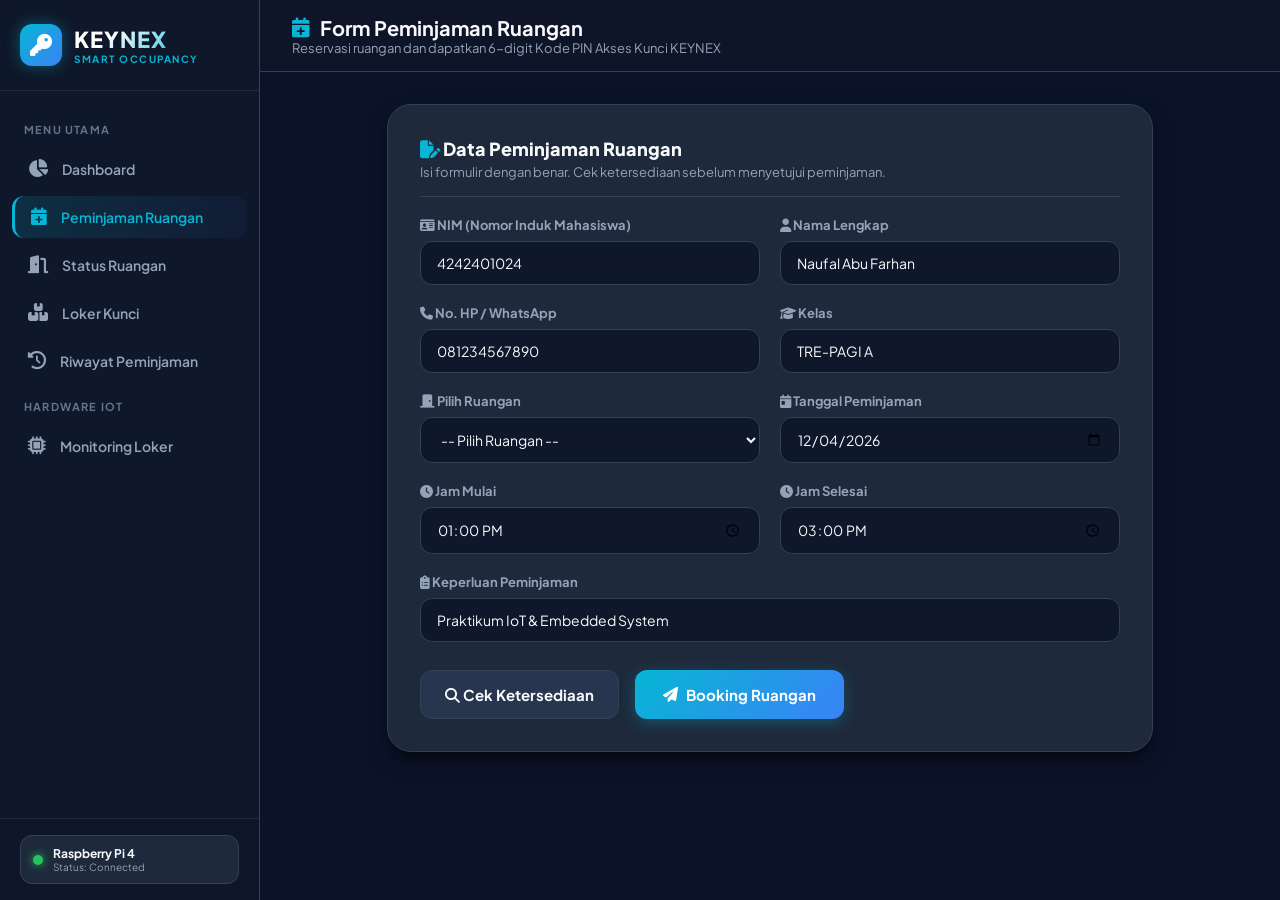
<file: booking.html>
<!DOCTYPE html>
<html lang="id">
<head>
  <meta charset="UTF-8">
  <meta name="viewport" content="width=device-width, initial-scale=1.0">
  <title>Peminjaman Ruangan - KEYNEX</title>
  <link rel="stylesheet" href="https://cdnjs.cloudflare.com/ajax/libs/font-awesome/6.4.0/css/all.min.css">
  <link rel="stylesheet" href="./assets/css/style.css">
</head>
<body>

  <!-- SIDEBAR -->
  <aside class="sidebar">
    <div class="brand-container">
      <div class="brand-icon">
        <i class="fa-solid fa-key"></i>
      </div>
      <div>
        <div class="brand-title">KEYNEX</div>
        <div class="brand-subtitle">Smart Occupancy</div>
      </div>
    </div>

    <nav class="sidebar-nav">
      <div class="nav-section-title">Menu Utama</div>
      <a href="./index.html" class="nav-item">
        <i class="fa-solid fa-chart-pie"></i>
        <span>Dashboard</span>
      </a>
      <a href="./booking.html" class="nav-item active">
        <i class="fa-solid fa-calendar-plus"></i>
        <span>Peminjaman Ruangan</span>
      </a>
      <a href="./rooms.html" class="nav-item">
        <i class="fa-solid fa-door-open"></i>
        <span>Status Ruangan</span>
      </a>
      <a href="./lockers.html" class="nav-item">
        <i class="fa-solid fa-boxes-stacked"></i>
        <span>Loker Kunci</span>
      </a>
      <a href="./history.html" class="nav-item">
        <i class="fa-solid fa-clock-rotate-left"></i>
        <span>Riwayat Peminjaman</span>
      </a>

      <div class="nav-section-title">Hardware IoT</div>
      <a href="./lockers.html" class="nav-item">
        <i class="fa-solid fa-microchip"></i>
        <span>Monitoring Loker</span>
      </a>
    </nav>

    <div class="sidebar-footer">
      <div class="device-badge">
        <div class="pulse-dot"></div>
        <div>
          <div style="font-size:12px; font-weight:700;">Raspberry Pi 4</div>
          <div style="font-size:10px; color:var(--text-muted)">Status: Connected</div>
        </div>
      </div>
    </div>
  </aside>

  <!-- MAIN WRAPPER -->
  <div class="main-wrapper">
    <header class="top-header">
      <div class="header-title-section">
        <h1><i class="fa-solid fa-calendar-plus" style="color:var(--accent-cyan)"></i> Form Peminjaman Ruangan</h1>
        <p>Reservasi ruangan dan dapatkan 6-digit Kode PIN Akses Kunci KEYNEX</p>
      </div>
    </header>

    <main class="content-container">
      <div class="form-card">
        <div style="border-bottom: 1px solid var(--border-color); padding-bottom: 16px; margin-bottom: 20px;">
          <h2 style="font-size: 18px; font-weight: 800; color: var(--text-main);"><i class="fa-solid fa-file-pen" style="color:var(--accent-cyan)"></i> Data Peminjaman Ruangan</h2>
          <p style="font-size: 13px; color: var(--text-muted); margin-top: 4px;">Isi formulir dengan benar. Cek ketersediaan sebelum menyetujui peminjaman.</p>
        </div>

        <form id="booking-form">
          <div class="form-grid">
            <div class="form-group">
              <label for="nim"><i class="fa-solid fa-id-card"></i> NIM (Nomor Induk Mahasiswa)</label>
              <input type="text" id="nim" class="form-input" placeholder="Contoh: 4242401024" value="4242401024" required>
            </div>

            <div class="form-group">
              <label for="nama"><i class="fa-solid fa-user"></i> Nama Lengkap</label>
              <input type="text" id="nama" class="form-input" placeholder="Contoh: Naufal Abu Farhan" value="Naufal Abu Farhan" required>
            </div>

            <div class="form-group">
              <label for="no_hp"><i class="fa-solid fa-phone"></i> No. HP / WhatsApp</label>
              <input type="tel" id="no_hp" class="form-input" placeholder="Contoh: 081234567890" value="081234567890" required>
            </div>

            <div class="form-group">
              <label for="kelas"><i class="fa-solid fa-graduation-cap"></i> Kelas</label>
              <input type="text" id="kelas" class="form-input" placeholder="Contoh: TRE-PAGI A" value="TRE-PAGI A" required>
            </div>

            <div class="form-group">
              <label for="ruangan"><i class="fa-solid fa-door-closed"></i> Pilih Ruangan</label>
              <select id="ruangan" class="form-select" required>
                <option value="">Loading Ruangan...</option>
              </select>
            </div>

            <div class="form-group">
              <label for="tanggal"><i class="fa-solid fa-calendar-day"></i> Tanggal Peminjaman</label>
              <input type="date" id="tanggal" class="form-input" required>
            </div>

            <div class="form-group">
              <label for="jam_mulai"><i class="fa-solid fa-clock"></i> Jam Mulai</label>
              <input type="time" id="jam_mulai" class="form-input" value="13:00" required>
            </div>

            <div class="form-group">
              <label for="jam_selesai"><i class="fa-solid fa-clock"></i> Jam Selesai</label>
              <input type="time" id="jam_selesai" class="form-input" value="15:00" required>
            </div>

            <div class="form-group full-width">
              <label for="keperluan"><i class="fa-solid fa-clipboard-list"></i> Keperluan Peminjaman</label>
              <input type="text" id="keperluan" class="form-input" placeholder="Contoh: Praktikum IoT & Embedded Systems" value="Praktikum IoT & Embedded System" required>
            </div>
          </div>

          <!-- AVAILABILITY RESULT MSG -->
          <div id="check-result-msg"></div>

          <div class="form-actions">
            <button type="button" id="check-avail-btn" class="btn-secondary">
              <i class="fa-solid fa-magnifying-glass"></i> Cek Ketersediaan
            </button>
            <button type="submit" id="submit-booking-btn" class="btn-primary">
              <i class="fa-solid fa-paper-plane"></i> Booking Ruangan
            </button>
          </div>
        </form>
      </div>
    </main>
  </div>

  <!-- BOOKING SUCCESS RECEIPT MODAL -->
  <div id="receipt-modal" class="modal-overlay">
    <div class="modal-content">
      <div class="receipt-card">
        <div class="receipt-header">
          <div class="receipt-title"><i class="fa-solid fa-circle-check"></i> BOOKING BERHASIL!</div>
          <div style="font-size:12px; color:var(--text-muted); margin-top:4px;">Simpan Bukti & Kode Access PIN Anda</div>
        </div>

        <div style="font-size:13px; display:flex; flex-direction:column; gap:8px;">
          <div class="detail-row"><span class="detail-label">Booking ID:</span><span id="rc-id" class="booking-code">BK-20261008-001</span></div>
          <div class="detail-row"><span class="detail-label">Nama:</span><span id="rc-nama" class="detail-val">Naufal Abu Farhan</span></div>
          <div class="detail-row"><span class="detail-label">NIM:</span><span id="rc-nim" class="detail-val">4242401024</span></div>
          <div class="detail-row"><span class="detail-label">Kelas:</span><span id="rc-kelas" class="detail-val">TRE-PAGI A</span></div>
          <div class="detail-row"><span class="detail-label">Ruangan:</span><span id="rc-ruangan" class="detail-val" style="color:var(--accent-cyan)">A-202</span></div>
          <div class="detail-row"><span class="detail-label">Jam:</span><span id="rc-jam" class="detail-val">13:00 - 15:00</span></div>
        </div>

        <div class="receipt-pin-highlight">
          <div class="receipt-pin-label"><i class="fa-solid fa-key"></i> KODE AKSES PIN TOUCHSCREEN</div>
          <div id="rc-pin" class="receipt-pin-val">482951</div>
          <div style="font-size:10px; color:var(--text-muted); margin-top:4px;">Masukkan 6-digit PIN ini di Touchscreen KEYNEX untuk membuka solenoid loker kunci.</div>
        </div>

        <button id="close-receipt-btn" class="btn-primary" style="width:100%; justify-content:center;">
          <i class="fa-solid fa-check"></i> Selesai & Tutup
        </button>
      </div>
    </div>
  </div>

  <script src="./assets/js/store.js"></script>
  <script src="./assets/js/booking.js"></script>
</body>
</html>
</file>
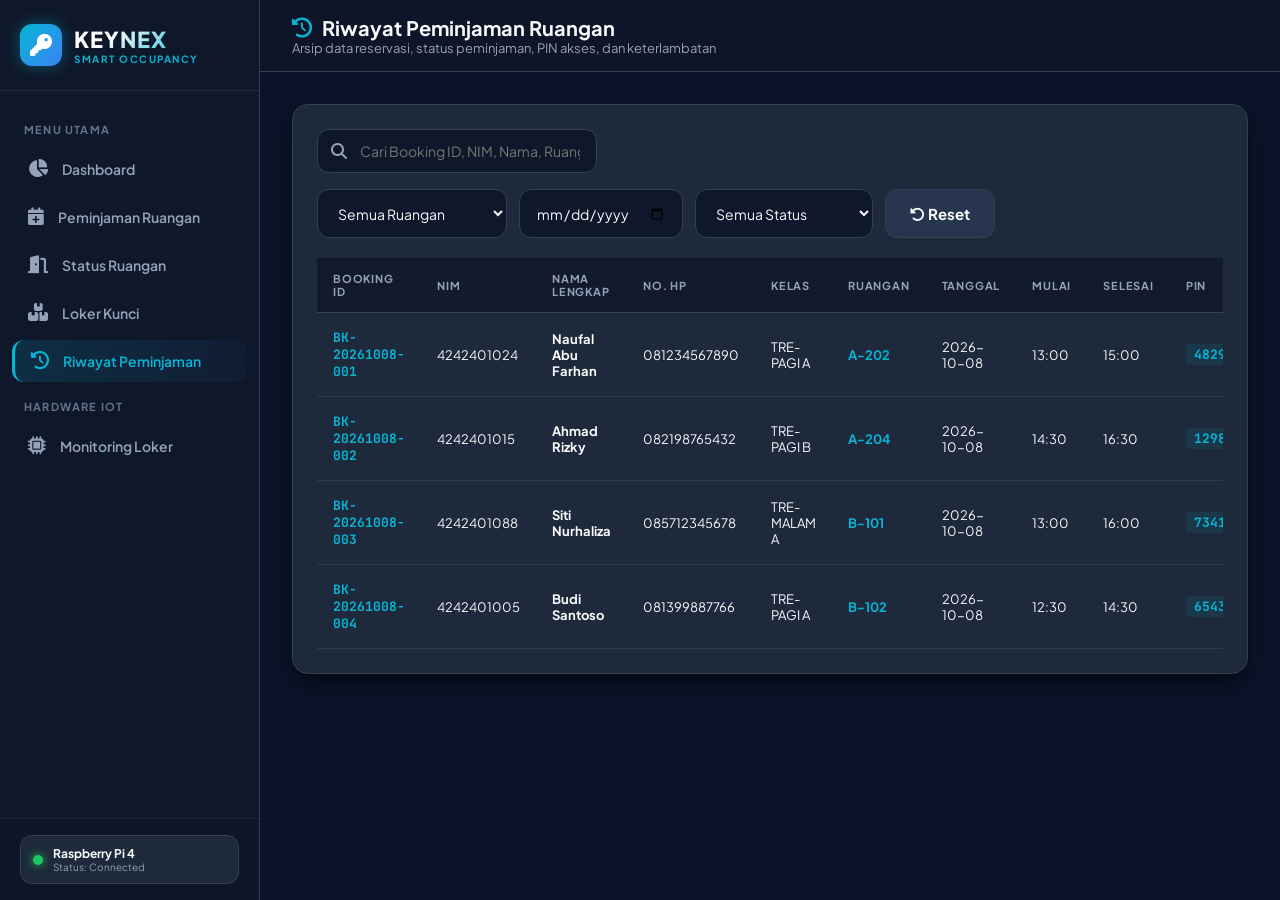
<file: history.html>
<!DOCTYPE html>
<html lang="id">
<head>
  <meta charset="UTF-8">
  <meta name="viewport" content="width=device-width, initial-scale=1.0">
  <title>Riwayat Peminjaman - KEYNEX</title>
  <link rel="stylesheet" href="https://cdnjs.cloudflare.com/ajax/libs/font-awesome/6.4.0/css/all.min.css">
  <link rel="stylesheet" href="./assets/css/style.css">
</head>
<body>

  <!-- SIDEBAR -->
  <aside class="sidebar">
    <div class="brand-container">
      <div class="brand-icon">
        <i class="fa-solid fa-key"></i>
      </div>
      <div>
        <div class="brand-title">KEYNEX</div>
        <div class="brand-subtitle">Smart Occupancy</div>
      </div>
    </div>

    <nav class="sidebar-nav">
      <div class="nav-section-title">Menu Utama</div>
      <a href="./index.html" class="nav-item">
        <i class="fa-solid fa-chart-pie"></i>
        <span>Dashboard</span>
      </a>
      <a href="./booking.html" class="nav-item">
        <i class="fa-solid fa-calendar-plus"></i>
        <span>Peminjaman Ruangan</span>
      </a>
      <a href="./rooms.html" class="nav-item">
        <i class="fa-solid fa-door-open"></i>
        <span>Status Ruangan</span>
      </a>
      <a href="./lockers.html" class="nav-item">
        <i class="fa-solid fa-boxes-stacked"></i>
        <span>Loker Kunci</span>
      </a>
      <a href="./history.html" class="nav-item active">
        <i class="fa-solid fa-clock-rotate-left"></i>
        <span>Riwayat Peminjaman</span>
      </a>

      <div class="nav-section-title">Hardware IoT</div>
      <a href="./lockers.html" class="nav-item">
        <i class="fa-solid fa-microchip"></i>
        <span>Monitoring Loker</span>
      </a>
    </nav>

    <div class="sidebar-footer">
      <div class="device-badge">
        <div class="pulse-dot"></div>
        <div>
          <div style="font-size:12px; font-weight:700;">Raspberry Pi 4</div>
          <div style="font-size:10px; color:var(--text-muted)">Status: Connected</div>
        </div>
      </div>
    </div>
  </aside>

  <!-- MAIN WRAPPER -->
  <div class="main-wrapper">
    <header class="top-header">
      <div class="header-title-section">
        <h1><i class="fa-solid fa-clock-rotate-left" style="color:var(--accent-cyan)"></i> Riwayat Peminjaman Ruangan</h1>
        <p>Arsip data reservasi, status peminjaman, PIN akses, dan keterlambatan</p>
      </div>
    </header>

    <main class="content-container">
      <div class="table-card">
        <!-- TOOLBAR -->
        <div class="table-toolbar">
          <div class="search-box">
            <i class="fa-solid fa-magnifying-glass"></i>
            <input type="text" id="history-search-input" class="form-input" placeholder="Cari Booking ID, NIM, Nama, Ruangan...">
          </div>

          <div class="filter-group" style="flex-wrap: wrap;">
            <select id="filter-room-select" class="form-select" style="min-width: 150px;">
              <option value="all">Semua Ruangan</option>
            </select>

            <input type="date" id="filter-date-input" class="form-input" style="width: auto;">

            <select id="filter-status-select" class="form-select" style="min-width: 160px;">
              <option value="all">Semua Status</option>
              <option value="menunggu">Menunggu</option>
              <option value="sedang digunakan">Sedang Digunakan</option>
              <option value="selesai">Selesai</option>
              <option value="terlambat">Terlambat</option>
              <option value="dibatalkan">Dibatalkan</option>
            </select>

            <button id="reset-filters-btn" class="btn-secondary" title="Reset Filter">
              <i class="fa-solid fa-rotate-left"></i> Reset
            </button>
          </div>
        </div>

        <!-- TABLE -->
        <div class="responsive-table">
          <table class="custom-table">
            <thead>
              <tr>
                <th>Booking ID</th>
                <th>NIM</th>
                <th>Nama Lengkap</th>
                <th>No. HP</th>
                <th>Kelas</th>
                <th>Ruangan</th>
                <th>Tanggal</th>
                <th>Mulai</th>
                <th>Selesai</th>
                <th>PIN</th>
                <th>Status</th>
              </tr>
            </thead>
            <tbody id="history-tbody">
              <!-- Loaded via JavaScript -->
            </tbody>
          </table>
        </div>
      </div>
    </main>
  </div>

  <script src="./assets/js/store.js"></script>
  <script src="./assets/js/history.js"></script>
</body>
</html>
</file>
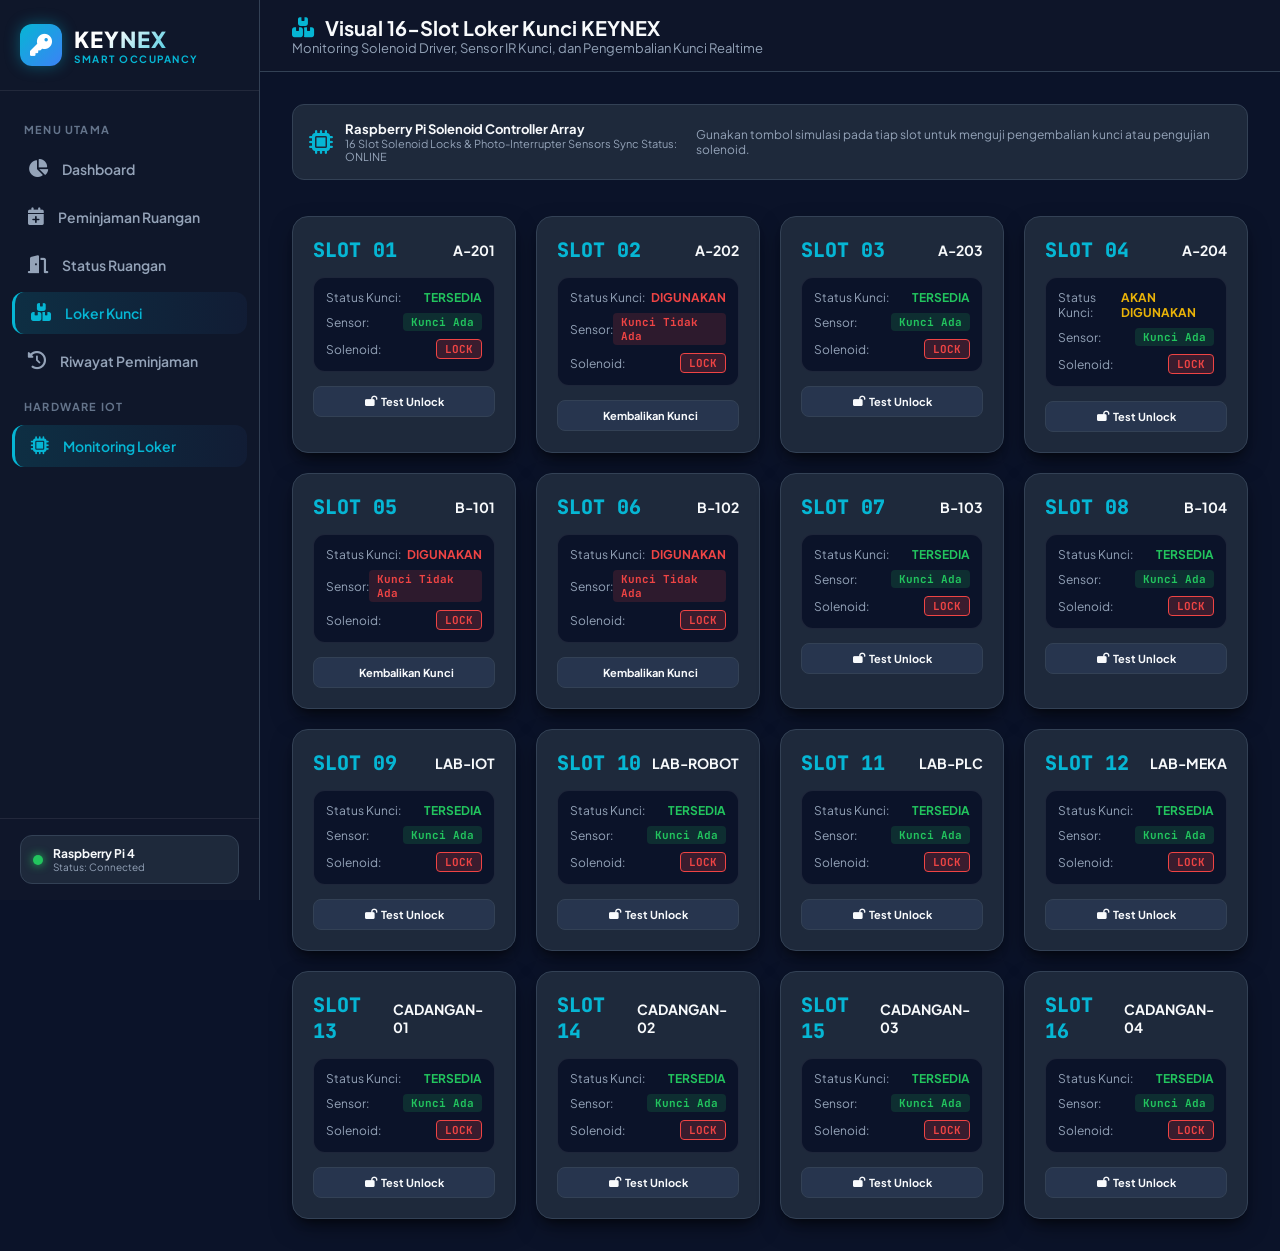
<file: lockers.html>
<!DOCTYPE html>
<html lang="id">
<head>
  <meta charset="UTF-8">
  <meta name="viewport" content="width=device-width, initial-scale=1.0">
  <title>Loker Kunci - KEYNEX</title>
  <link rel="stylesheet" href="https://cdnjs.cloudflare.com/ajax/libs/font-awesome/6.4.0/css/all.min.css">
  <link rel="stylesheet" href="./assets/css/style.css">
</head>
<body>

  <!-- SIDEBAR -->
  <aside class="sidebar">
    <div class="brand-container">
      <div class="brand-icon">
        <i class="fa-solid fa-key"></i>
      </div>
      <div>
        <div class="brand-title">KEYNEX</div>
        <div class="brand-subtitle">Smart Occupancy</div>
      </div>
    </div>

    <nav class="sidebar-nav">
      <div class="nav-section-title">Menu Utama</div>
      <a href="./index.html" class="nav-item">
        <i class="fa-solid fa-chart-pie"></i>
        <span>Dashboard</span>
      </a>
      <a href="./booking.html" class="nav-item">
        <i class="fa-solid fa-calendar-plus"></i>
        <span>Peminjaman Ruangan</span>
      </a>
      <a href="./rooms.html" class="nav-item">
        <i class="fa-solid fa-door-open"></i>
        <span>Status Ruangan</span>
      </a>
      <a href="./lockers.html" class="nav-item active">
        <i class="fa-solid fa-boxes-stacked"></i>
        <span>Loker Kunci</span>
      </a>
      <a href="./history.html" class="nav-item">
        <i class="fa-solid fa-clock-rotate-left"></i>
        <span>Riwayat Peminjaman</span>
      </a>

      <div class="nav-section-title">Hardware IoT</div>
      <a href="./lockers.html" class="nav-item active">
        <i class="fa-solid fa-microchip"></i>
        <span>Monitoring Loker</span>
      </a>
    </nav>

    <div class="sidebar-footer">
      <div class="device-badge">
        <div class="pulse-dot"></div>
        <div>
          <div style="font-size:12px; font-weight:700;">Raspberry Pi 4</div>
          <div style="font-size:10px; color:var(--text-muted)">Status: Connected</div>
        </div>
      </div>
    </div>
  </aside>

  <!-- MAIN WRAPPER -->
  <div class="main-wrapper">
    <header class="top-header">
      <div class="header-title-section">
        <h1><i class="fa-solid fa-boxes-stacked" style="color:var(--accent-cyan)"></i> Visual 16-Slot Loker Kunci KEYNEX</h1>
        <p>Monitoring Solenoid Driver, Sensor IR Kunci, dan Pengembalian Kunci Realtime</p>
      </div>
    </header>

    <main class="content-container">
      <div class="system-status-card" style="margin-bottom: 8px;">
        <div class="system-info-left">
          <i class="fa-solid fa-microchip" style="font-size:24px; color:var(--accent-cyan)"></i>
          <div>
            <div class="system-name">Raspberry Pi Solenoid Controller Array</div>
            <div class="system-sub">16 Slot Solenoid Locks & Photo-Interrupter Sensors Sync Status: ONLINE</div>
          </div>
        </div>
        <div style="font-size:12px; color:var(--text-muted);">
          Gunakan tombol simulasi pada tiap slot untuk menguji pengembalian kunci atau pengujian solenoid.
        </div>
      </div>

      <!-- 16 SLOTS VISUAL MATRIX -->
      <div id="locker-matrix-container" class="locker-matrix"></div>
    </main>
  </div>

  <script src="./assets/js/store.js"></script>
  <script src="./assets/js/lockers.js"></script>
</body>
</html>
</file>
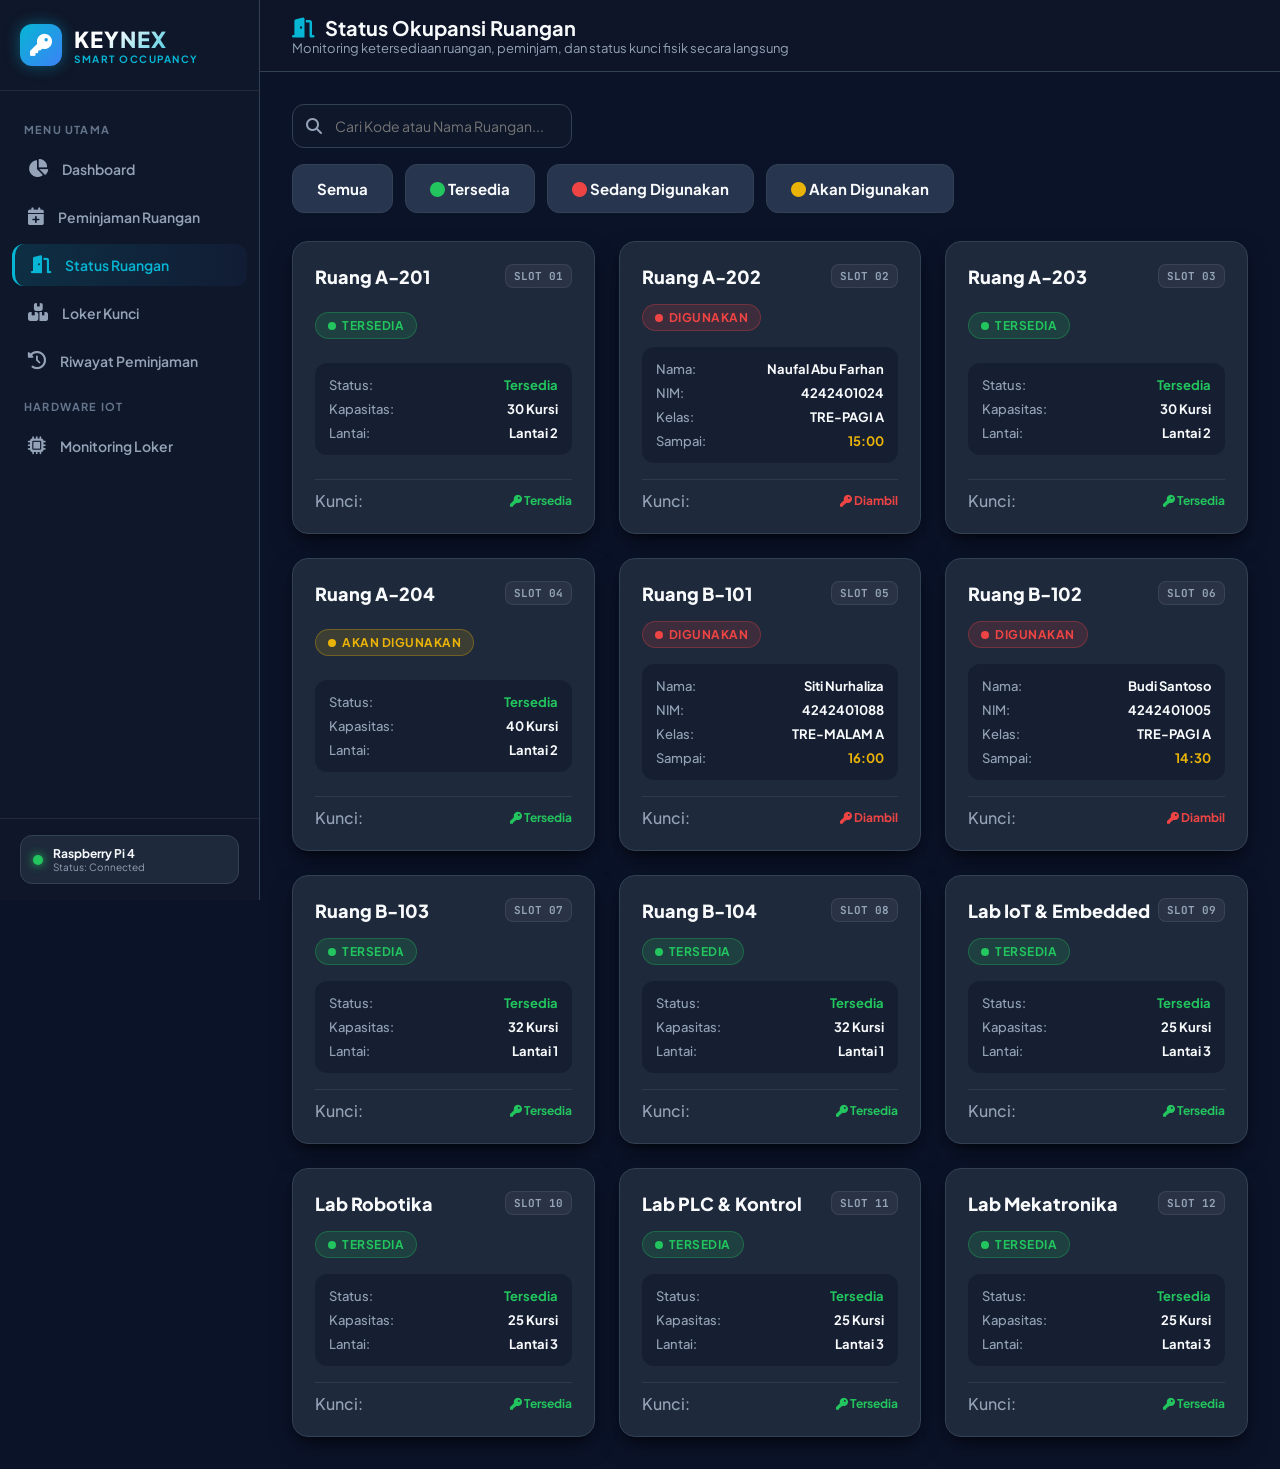
<file: rooms.html>
<!DOCTYPE html>
<html lang="id">
<head>
  <meta charset="UTF-8">
  <meta name="viewport" content="width=device-width, initial-scale=1.0">
  <title>Status Ruangan - KEYNEX</title>
  <link rel="stylesheet" href="https://cdnjs.cloudflare.com/ajax/libs/font-awesome/6.4.0/css/all.min.css">
  <link rel="stylesheet" href="./assets/css/style.css">
</head>
<body>

  <!-- SIDEBAR -->
  <aside class="sidebar">
    <div class="brand-container">
      <div class="brand-icon">
        <i class="fa-solid fa-key"></i>
      </div>
      <div>
        <div class="brand-title">KEYNEX</div>
        <div class="brand-subtitle">Smart Occupancy</div>
      </div>
    </div>

    <nav class="sidebar-nav">
      <div class="nav-section-title">Menu Utama</div>
      <a href="./index.html" class="nav-item">
        <i class="fa-solid fa-chart-pie"></i>
        <span>Dashboard</span>
      </a>
      <a href="./booking.html" class="nav-item">
        <i class="fa-solid fa-calendar-plus"></i>
        <span>Peminjaman Ruangan</span>
      </a>
      <a href="./rooms.html" class="nav-item active">
        <i class="fa-solid fa-door-open"></i>
        <span>Status Ruangan</span>
      </a>
      <a href="./lockers.html" class="nav-item">
        <i class="fa-solid fa-boxes-stacked"></i>
        <span>Loker Kunci</span>
      </a>
      <a href="./history.html" class="nav-item">
        <i class="fa-solid fa-clock-rotate-left"></i>
        <span>Riwayat Peminjaman</span>
      </a>

      <div class="nav-section-title">Hardware IoT</div>
      <a href="./lockers.html" class="nav-item">
        <i class="fa-solid fa-microchip"></i>
        <span>Monitoring Loker</span>
      </a>
    </nav>

    <div class="sidebar-footer">
      <div class="device-badge">
        <div class="pulse-dot"></div>
        <div>
          <div style="font-size:12px; font-weight:700;">Raspberry Pi 4</div>
          <div style="font-size:10px; color:var(--text-muted)">Status: Connected</div>
        </div>
      </div>
    </div>
  </aside>

  <!-- MAIN WRAPPER -->
  <div class="main-wrapper">
    <header class="top-header">
      <div class="header-title-section">
        <h1><i class="fa-solid fa-door-open" style="color:var(--accent-cyan)"></i> Status Okupansi Ruangan</h1>
        <p>Monitoring ketersediaan ruangan, peminjam, dan status kunci fisik secara langsung</p>
      </div>
    </header>

    <main class="content-container">
      <!-- TOOLBAR: SEARCH & FILTERS -->
      <div class="table-toolbar">
        <div class="search-box">
          <i class="fa-solid fa-magnifying-glass"></i>
          <input type="text" id="search-room-input" class="form-input" placeholder="Cari Kode atau Nama Ruangan...">
        </div>

        <div class="filter-group">
          <button class="btn-secondary filter-btn active" data-filter="all">Semua</button>
          <button class="btn-secondary filter-btn" data-filter="tersedia"><i class="fa-solid fa-circle" style="color:var(--accent-green)"></i> Tersedia</button>
          <button class="btn-secondary filter-btn" data-filter="digunakan"><i class="fa-solid fa-circle" style="color:var(--accent-red)"></i> Sedang Digunakan</button>
          <button class="btn-secondary filter-btn" data-filter="akan_digunakan"><i class="fa-solid fa-circle" style="color:var(--accent-yellow)"></i> Akan Digunakan</button>
        </div>
      </div>

      <!-- ROOM CARDS GRID -->
      <div id="rooms-page-grid" class="rooms-grid"></div>
    </main>
  </div>

  <script src="./assets/js/store.js"></script>
  <script src="./assets/js/rooms.js"></script>
</body>
</html>
</file>
<file: assets/css/style.css>
/* ==========================================================================
   KEYNEX - Smart Key Management & Room Occupancy System
   Commercial IoT Dashboard Stylesheet
   ========================================================================== */

@import url('https://fonts.googleapis.com/css2?family=Plus+Jakarta+Sans:wght@300;400;500;600;700;800&family=JetBrains+Mono:wght@400;600;700&display=swap');

:root {
  --bg-primary: #0B1329;
  --bg-secondary: #0F172A;
  --bg-card: #1E293B;
  --bg-card-hover: #27354E;
  --bg-input: #0F172A;
  
  --border-color: #334155;
  --border-light: rgba(255, 255, 255, 0.08);

  --text-main: #F8FAFC;
  --text-muted: #94A3B8;
  --text-dim: #64748B;

  --accent-green: #22C55E;
  --accent-green-glow: rgba(34, 197, 94, 0.25);
  
  --accent-yellow: #EAB308;
  --accent-yellow-glow: rgba(234, 179, 8, 0.25);

  --accent-red: #EF4444;
  --accent-red-glow: rgba(239, 68, 68, 0.25);

  --accent-cyan: #06B6D4;
  --accent-blue: #3B82F6;
  --accent-blue-glow: rgba(59, 130, 246, 0.3);

  --sidebar-width: 260px;
  --header-height: 72px;

  --radius-sm: 8px;
  --radius-md: 12px;
  --radius-lg: 16px;
  --radius-xl: 24px;

  --shadow-card: 0 10px 25px -5px rgba(0, 0, 0, 0.5), 0 8px 10px -6px rgba(0, 0, 0, 0.5);
  --shadow-glow: 0 0 20px rgba(6, 182, 212, 0.2);
  --transition-fast: all 0.2s ease;
  --transition-normal: all 0.3s cubic-bezier(0.4, 0, 0.2, 1);
}

* {
  box-sizing: border-box;
  margin: 0;
  padding: 0;
  font-family: 'Plus Jakarta Sans', -apple-system, BlinkMacSystemFont, sans-serif;
}

body {
  background-color: var(--bg-primary);
  color: var(--text-main);
  display: flex;
  min-height: 100vh;
  overflow-x: hidden;
}

/* ==========================================================================
   SIDEBAR
   ========================================================================== */
.sidebar {
  width: var(--sidebar-width);
  background: var(--bg-secondary);
  border-right: 1px solid var(--border-color);
  display: flex;
  flex-direction: column;
  position: fixed;
  top: 0;
  bottom: 0;
  left: 0;
  z-index: 100;
  transition: var(--transition-normal);
}

.brand-container {
  padding: 24px 20px;
  display: flex;
  align-items: center;
  gap: 12px;
  border-bottom: 1px solid var(--border-light);
}

.brand-icon {
  width: 42px;
  height: 42px;
  background: linear-gradient(135deg, var(--accent-cyan), var(--accent-blue));
  border-radius: var(--radius-md);
  display: flex;
  align-items: center;
  justify-content: center;
  color: #fff;
  font-size: 22px;
  box-shadow: 0 0 15px rgba(6, 182, 212, 0.4);
}

.brand-title {
  font-size: 22px;
  font-weight: 800;
  letter-spacing: 1px;
  background: linear-gradient(135deg, #FFFFFF 30%, var(--accent-cyan));
  -webkit-background-clip: text;
  -webkit-text-fill-color: transparent;
}

.brand-subtitle {
  font-size: 10px;
  color: var(--accent-cyan);
  font-weight: 700;
  letter-spacing: 1.5px;
  text-transform: uppercase;
}

.sidebar-nav {
  padding: 20px 12px;
  flex: 1;
  display: flex;
  flex-direction: column;
  gap: 6px;
  overflow-y: auto;
}

.nav-section-title {
  font-size: 11px;
  font-weight: 700;
  text-transform: uppercase;
  color: var(--text-dim);
  letter-spacing: 1.2px;
  padding: 12px 12px 6px 12px;
}

.nav-item {
  display: flex;
  align-items: center;
  gap: 14px;
  padding: 12px 16px;
  color: var(--text-muted);
  text-decoration: none;
  font-weight: 600;
  font-size: 14px;
  border-radius: var(--radius-md);
  transition: var(--transition-fast);
  position: relative;
}

.nav-item i {
  font-size: 18px;
  transition: var(--transition-fast);
}

.nav-item:hover {
  background: var(--bg-card);
  color: var(--text-main);
}

.nav-item.active {
  background: linear-gradient(90deg, rgba(6, 182, 212, 0.15), rgba(59, 130, 246, 0.05));
  color: var(--accent-cyan);
  border-left: 3px solid var(--accent-cyan);
}

.nav-item.active i {
  color: var(--accent-cyan);
}

.sidebar-footer {
  padding: 16px 20px;
  border-top: 1px solid var(--border-light);
  background: rgba(15, 23, 42, 0.6);
}

.device-badge {
  display: flex;
  align-items: center;
  gap: 10px;
  padding: 10px 12px;
  background: var(--bg-card);
  border: 1px solid var(--border-color);
  border-radius: var(--radius-md);
}

.pulse-dot {
  width: 10px;
  height: 10px;
  border-radius: 50%;
  background: var(--accent-green);
  box-shadow: 0 0 10px var(--accent-green);
  animation: pulse-green 2s infinite;
}

@keyframes pulse-green {
  0% { transform: scale(0.95); box-shadow: 0 0 0 0 rgba(34, 197, 94, 0.7); }
  70% { transform: scale(1); box-shadow: 0 0 0 8px rgba(34, 197, 94, 0); }
  100% { transform: scale(0.95); box-shadow: 0 0 0 0 rgba(34, 197, 94, 0); }
}

/* ==========================================================================
   MAIN CONTENT AREA
   ========================================================================== */
.main-wrapper {
  margin-left: var(--sidebar-width);
  flex: 1;
  display: flex;
  flex-direction: column;
  min-width: 0;
}

.top-header {
  height: var(--header-height);
  background: rgba(15, 23, 42, 0.8);
  backdrop-filter: blur(12px);
  -webkit-backdrop-filter: blur(12px);
  border-bottom: 1px solid var(--border-color);
  display: flex;
  align-items: center;
  justify-content: space-between;
  padding: 0 32px;
  position: sticky;
  top: 0;
  z-index: 90;
}

.header-title-section h1 {
  font-size: 20px;
  font-weight: 700;
  color: var(--text-main);
  display: flex;
  align-items: center;
  gap: 10px;
}

.header-title-section p {
  font-size: 13px;
  color: var(--text-muted);
}

.header-right-tools {
  display: flex;
  align-items: center;
  gap: 20px;
}

.clock-widget {
  background: var(--bg-card);
  border: 1px solid var(--border-color);
  padding: 8px 16px;
  border-radius: var(--radius-md);
  display: flex;
  align-items: center;
  gap: 12px;
  font-family: 'JetBrains Mono', monospace;
}

.clock-time {
  font-size: 16px;
  font-weight: 700;
  color: var(--accent-cyan);
}

.clock-date {
  font-size: 12px;
  color: var(--text-muted);
  border-left: 1px solid var(--border-color);
  padding-left: 12px;
}

.kiosk-btn {
  background: linear-gradient(135deg, var(--accent-cyan), var(--accent-blue));
  color: #fff;
  border: none;
  padding: 10px 18px;
  border-radius: var(--radius-md);
  font-weight: 700;
  font-size: 13px;
  cursor: pointer;
  display: flex;
  align-items: center;
  gap: 8px;
  box-shadow: 0 4px 15px rgba(6, 182, 212, 0.3);
  transition: var(--transition-normal);
}

.kiosk-btn:hover {
  transform: translateY(-2px);
  box-shadow: 0 6px 20px rgba(6, 182, 212, 0.5);
}

.content-container {
  padding: 32px;
  display: flex;
  flex-direction: column;
  gap: 28px;
}

/* ==========================================================================
   CARDS & STATS GRID
   ========================================================================== */
.stats-grid {
  display: grid;
  grid-template-columns: repeat(auto-fit, minmax(220px, 1fr));
  gap: 20px;
}

.stat-card {
  background: var(--bg-card);
  border: 1px solid var(--border-color);
  border-radius: var(--radius-lg);
  padding: 20px;
  display: flex;
  align-items: center;
  gap: 18px;
  box-shadow: var(--shadow-card);
  position: relative;
  overflow: hidden;
  transition: var(--transition-normal);
}

.stat-card:hover {
  transform: translateY(-3px);
  border-color: rgba(255, 255, 255, 0.15);
  background: var(--bg-card-hover);
}

.stat-icon {
  width: 52px;
  height: 52px;
  border-radius: var(--radius-md);
  display: flex;
  align-items: center;
  justify-content: center;
  font-size: 24px;
}

.stat-icon.total { background: rgba(59, 130, 246, 0.15); color: var(--accent-blue); }
.stat-icon.available { background: rgba(34, 197, 94, 0.15); color: var(--accent-green); }
.stat-icon.occupied { background: rgba(239, 68, 68, 0.15); color: var(--accent-red); }
.stat-icon.upcoming { background: rgba(234, 179, 8, 0.15); color: var(--accent-yellow); }
.stat-icon.late { background: rgba(239, 68, 68, 0.25); color: #FF6B6B; }

.stat-info {
  display: flex;
  flex-direction: column;
}

.stat-label {
  font-size: 12px;
  font-weight: 700;
  text-transform: uppercase;
  letter-spacing: 0.8px;
  color: var(--text-muted);
}

.stat-number {
  font-size: 28px;
  font-weight: 800;
  color: var(--text-main);
  margin-top: 2px;
  font-family: 'JetBrains Mono', monospace;
}

/* ==========================================================================
   STATUS BADGES & INDICATORS
   ========================================================================== */
.status-badge {
  display: inline-flex;
  align-items: center;
  gap: 6px;
  padding: 5px 12px;
  border-radius: 20px;
  font-size: 12px;
  font-weight: 700;
  text-transform: uppercase;
  letter-spacing: 0.5px;
}

.status-badge.tersedia {
  background: rgba(34, 197, 94, 0.15);
  color: var(--accent-green);
  border: 1px solid rgba(34, 197, 94, 0.3);
}

.status-badge.digunakan, .status-badge.sedang_digunakan {
  background: rgba(239, 68, 68, 0.15);
  color: var(--accent-red);
  border: 1px solid rgba(239, 68, 68, 0.3);
}

.status-badge.akan_digunakan, .status-badge.menunggu {
  background: rgba(234, 179, 8, 0.15);
  color: var(--accent-yellow);
  border: 1px solid rgba(234, 179, 8, 0.3);
}

.status-badge.terlambat {
  background: rgba(239, 68, 68, 0.25);
  color: #FF4D4D;
  border: 1px solid #FF4D4D;
  animation: pulse-red 1.5s infinite;
}

.status-badge.selesai {
  background: rgba(59, 130, 246, 0.15);
  color: var(--accent-blue);
  border: 1px solid rgba(59, 130, 246, 0.3);
}

.status-badge.offline {
  background: rgba(100, 116, 139, 0.15);
  color: var(--text-dim);
  border: 1px solid var(--border-color);
}

@keyframes pulse-red {
  0% { box-shadow: 0 0 0 0 rgba(239, 68, 68, 0.5); }
  70% { box-shadow: 0 0 0 6px rgba(239, 68, 68, 0); }
  100% { box-shadow: 0 0 0 0 rgba(239, 68, 68, 0); }
}

.status-dot {
  width: 8px;
  height: 8px;
  border-radius: 50%;
  display: inline-block;
}

.status-dot.tersedia { background: var(--accent-green); }
.status-dot.digunakan { background: var(--accent-red); }
.status-dot.akan_digunakan { background: var(--accent-yellow); }
.status-dot.offline { background: var(--text-dim); }

/* ==========================================================================
   SYSTEM STATUS BANNER (DASHBOARD)
   ========================================================================== */
.system-status-grid {
  display: grid;
  grid-template-columns: repeat(auto-fit, minmax(240px, 1fr));
  gap: 16px;
}

.system-status-card {
  background: var(--bg-card);
  border: 1px solid var(--border-color);
  border-radius: var(--radius-md);
  padding: 16px;
  display: flex;
  align-items: center;
  justify-content: space-between;
}

.system-info-left {
  display: flex;
  align-items: center;
  gap: 12px;
}

.system-info-left i {
  font-size: 20px;
  color: var(--accent-cyan);
}

.system-name {
  font-size: 13px;
  font-weight: 700;
  color: var(--text-main);
}

.system-sub {
  font-size: 11px;
  color: var(--text-muted);
}

/* ==========================================================================
   ROOM CARDS (ROOMS PAGE & DASHBOARD)
   ========================================================================== */
.rooms-grid {
  display: grid;
  grid-template-columns: repeat(auto-fill, minmax(300px, 1fr));
  gap: 24px;
}

.room-card {
  background: var(--bg-card);
  border: 1px solid var(--border-color);
  border-radius: var(--radius-lg);
  padding: 22px;
  display: flex;
  flex-direction: column;
  justify-content: space-between;
  gap: 16px;
  box-shadow: var(--shadow-card);
  position: relative;
  transition: var(--transition-normal);
}

.room-card:hover {
  transform: translateY(-4px);
  border-color: rgba(6, 182, 212, 0.4);
}

.room-header {
  display: flex;
  align-items: center;
  justify-content: space-between;
}

.room-title {
  font-size: 18px;
  font-weight: 800;
  color: var(--text-main);
}

.room-slot-tag {
  font-size: 11px;
  font-weight: 700;
  background: rgba(255, 255, 255, 0.05);
  color: var(--text-muted);
  padding: 4px 8px;
  border-radius: var(--radius-sm);
  border: 1px solid var(--border-light);
  font-family: 'JetBrains Mono', monospace;
}

.room-details {
  background: rgba(15, 23, 42, 0.5);
  border-radius: var(--radius-md);
  padding: 14px;
  display: flex;
  flex-direction: column;
  gap: 8px;
  font-size: 13px;
}

.detail-row {
  display: flex;
  justify-content: space-between;
  align-items: center;
}

.detail-label {
  color: var(--text-muted);
  font-weight: 500;
}

.detail-val {
  color: var(--text-main);
  font-weight: 700;
}

.room-footer {
  display: flex;
  align-items: center;
  justify-content: space-between;
  padding-top: 10px;
  border-top: 1px solid var(--border-light);
}

.key-indicator {
  display: flex;
  align-items: center;
  gap: 6px;
  font-size: 12px;
  font-weight: 700;
}

/* ==========================================================================
   LOCKER GRID (16 SLOTS VISUAL)
   ========================================================================== */
.locker-matrix {
  display: grid;
  grid-template-columns: repeat(4, 1fr);
  gap: 20px;
}

@media (max-width: 1024px) {
  .locker-matrix {
    grid-template-columns: repeat(2, 1fr);
  }
}

@media (max-width: 600px) {
  .locker-matrix {
    grid-template-columns: 1fr;
  }
}

.locker-cell {
  background: var(--bg-card);
  border: 1px solid var(--border-color);
  border-radius: var(--radius-lg);
  padding: 20px;
  display: flex;
  flex-direction: column;
  gap: 14px;
  position: relative;
  box-shadow: var(--shadow-card);
  transition: var(--transition-normal);
}

.locker-cell.active-unlocked {
  border-color: var(--accent-cyan);
  box-shadow: 0 0 20px rgba(6, 182, 212, 0.3);
}

.locker-head {
  display: flex;
  align-items: center;
  justify-content: space-between;
}

.locker-slot-num {
  font-size: 20px;
  font-weight: 800;
  font-family: 'JetBrains Mono', monospace;
  color: var(--accent-cyan);
}

.locker-room-name {
  font-size: 14px;
  font-weight: 700;
  color: var(--text-main);
}

.locker-status-block {
  display: flex;
  flex-direction: column;
  gap: 8px;
  font-size: 12px;
  background: var(--bg-primary);
  padding: 12px;
  border-radius: var(--radius-md);
  border: 1px solid var(--border-light);
}

.hw-status-row {
  display: flex;
  justify-content: space-between;
  align-items: center;
}

.hw-tag {
  font-weight: 700;
  padding: 2px 8px;
  border-radius: 4px;
  font-size: 11px;
  font-family: 'JetBrains Mono', monospace;
}

.hw-tag.lock { background: rgba(239, 68, 68, 0.2); color: var(--accent-red); border: 1px solid var(--accent-red); }
.hw-tag.unlock { background: rgba(34, 197, 94, 0.2); color: var(--accent-green); border: 1px solid var(--accent-green); }
.hw-tag.sensor-on { background: rgba(34, 197, 94, 0.15); color: var(--accent-green); }
.hw-tag.sensor-off { background: rgba(239, 68, 68, 0.15); color: var(--accent-red); }

.locker-actions {
  display: flex;
  gap: 8px;
}

.btn-sm-action {
  flex: 1;
  padding: 8px 10px;
  font-size: 11px;
  font-weight: 700;
  border-radius: var(--radius-sm);
  border: 1px solid var(--border-color);
  background: var(--bg-card-hover);
  color: var(--text-main);
  cursor: pointer;
  transition: var(--transition-fast);
  display: flex;
  align-items: center;
  justify-content: center;
  gap: 4px;
}

.btn-sm-action:hover {
  background: var(--accent-blue);
  border-color: var(--accent-blue);
}

/* ==========================================================================
   FORM & BOOKING PAGE
   ========================================================================== */
.form-card {
  background: var(--bg-card);
  border: 1px solid var(--border-color);
  border-radius: var(--radius-xl);
  padding: 32px;
  box-shadow: var(--shadow-card);
  max-width: 800px;
  margin: 0 auto;
}

.form-grid {
  display: grid;
  grid-template-columns: repeat(2, 1fr);
  gap: 20px;
  margin-top: 20px;
}

@media (max-width: 768px) {
  .form-grid { grid-template-columns: 1fr; }
}

.form-group {
  display: flex;
  flex-direction: column;
  gap: 8px;
}

.form-group.full-width {
  grid-column: 1 / -1;
}

.form-group label {
  font-size: 13px;
  font-weight: 700;
  color: var(--text-muted);
}

.form-input, .form-select {
  background: var(--bg-input);
  border: 1px solid var(--border-color);
  color: var(--text-main);
  padding: 12px 16px;
  border-radius: var(--radius-md);
  font-size: 14px;
  outline: none;
  transition: var(--transition-fast);
}

.form-input:focus, .form-select:focus {
  border-color: var(--accent-cyan);
  box-shadow: 0 0 10px rgba(6, 182, 212, 0.2);
}

.form-actions {
  display: flex;
  gap: 16px;
  margin-top: 28px;
}

.btn-primary {
  background: linear-gradient(135deg, var(--accent-cyan), var(--accent-blue));
  color: #fff;
  border: none;
  padding: 14px 28px;
  border-radius: var(--radius-md);
  font-weight: 700;
  font-size: 15px;
  cursor: pointer;
  transition: var(--transition-normal);
  display: flex;
  align-items: center;
  gap: 8px;
  box-shadow: 0 4px 15px rgba(6, 182, 212, 0.3);
}

.btn-primary:hover {
  transform: translateY(-2px);
  box-shadow: 0 6px 20px rgba(6, 182, 212, 0.5);
}

.btn-secondary {
  background: var(--bg-card-hover);
  color: var(--text-main);
  border: 1px solid var(--border-color);
  padding: 14px 24px;
  border-radius: var(--radius-md);
  font-weight: 700;
  font-size: 15px;
  cursor: pointer;
  transition: var(--transition-fast);
}

.btn-secondary:hover {
  background: var(--border-color);
}

/* ==========================================================================
   TABLES & HISTORY PAGE
   ========================================================================== */
.table-card {
  background: var(--bg-card);
  border: 1px solid var(--border-color);
  border-radius: var(--radius-lg);
  padding: 24px;
  box-shadow: var(--shadow-card);
  display: flex;
  flex-direction: column;
  gap: 20px;
}

.table-toolbar {
  display: flex;
  flex-wrap: wrap;
  align-items: center;
  justify-content: space-between;
  gap: 16px;
}

.search-box {
  position: relative;
  min-width: 280px;
}

.search-box i {
  position: absolute;
  left: 14px;
  top: 50%;
  transform: translateY(-50%);
  color: var(--text-muted);
}

.search-box input {
  width: 100%;
  padding-left: 42px;
}

.filter-group {
  display: flex;
  gap: 12px;
}

.responsive-table {
  width: 100%;
  overflow-x: auto;
}

.custom-table {
  width: 100%;
  border-collapse: collapse;
  text-align: left;
  font-size: 13px;
}

.custom-table th {
  background: rgba(15, 23, 42, 0.8);
  color: var(--text-muted);
  font-weight: 700;
  text-transform: uppercase;
  font-size: 11px;
  letter-spacing: 0.8px;
  padding: 14px 16px;
  border-bottom: 1px solid var(--border-color);
}

.custom-table td {
  padding: 16px;
  border-bottom: 1px solid var(--border-light);
  color: var(--text-main);
}

.custom-table tr:hover td {
  background: rgba(255, 255, 255, 0.02);
}

.booking-code {
  font-family: 'JetBrains Mono', monospace;
  font-weight: 700;
  color: var(--accent-cyan);
}

.pin-code {
  font-family: 'JetBrains Mono', monospace;
  font-weight: 700;
  background: rgba(6, 182, 212, 0.1);
  color: var(--accent-cyan);
  padding: 2px 8px;
  border-radius: 4px;
}

/* ==========================================================================
   MODAL & HARDWARE TOUCHSCREEN KIOSK SIMULATOR
   ========================================================================== */
.modal-overlay {
  position: fixed;
  inset: 0;
  background: rgba(11, 19, 41, 0.85);
  backdrop-filter: blur(8px);
  z-index: 200;
  display: flex;
  align-items: center;
  justify-content: center;
  opacity: 0;
  pointer-events: none;
  transition: var(--transition-normal);
}

.modal-overlay.active {
  opacity: 1;
  pointer-events: auto;
}

.modal-content {
  background: var(--bg-card);
  border: 1px solid var(--border-color);
  border-radius: var(--radius-xl);
  width: 90%;
  max-width: 520px;
  padding: 28px;
  box-shadow: 0 25px 50px -12px rgba(0, 0, 0, 0.7);
  position: relative;
  transform: translateY(20px);
  transition: var(--transition-normal);
}

.modal-overlay.active .modal-content {
  transform: translateY(0);
}

.modal-header {
  display: flex;
  align-items: center;
  justify-content: space-between;
  margin-bottom: 20px;
}

.modal-title {
  font-size: 18px;
  font-weight: 800;
  display: flex;
  align-items: center;
  gap: 10px;
  color: var(--text-main);
}

.close-modal {
  background: none;
  border: none;
  color: var(--text-muted);
  font-size: 20px;
  cursor: pointer;
  transition: var(--transition-fast);
}

.close-modal:hover { color: var(--accent-red); }

/* KIOSK TOUCHSCREEN KEYPAD */
.kiosk-screen {
  background: #000;
  border: 2px solid var(--border-color);
  border-radius: var(--radius-md);
  padding: 20px;
  text-align: center;
  margin-bottom: 20px;
  box-shadow: inset 0 0 15px rgba(0,0,0,0.8);
}

.kiosk-status-text {
  font-size: 12px;
  color: var(--text-muted);
  text-transform: uppercase;
  letter-spacing: 1px;
}

.kiosk-pin-display {
  font-family: 'JetBrains Mono', monospace;
  font-size: 36px;
  font-weight: 800;
  letter-spacing: 12px;
  color: var(--accent-cyan);
  margin: 12px 0;
  min-height: 48px;
}

.kiosk-keypad {
  display: grid;
  grid-template-columns: repeat(3, 1fr);
  gap: 12px;
}

.key-btn {
  background: var(--bg-card-hover);
  border: 1px solid var(--border-color);
  color: var(--text-main);
  padding: 16px;
  border-radius: var(--radius-md);
  font-size: 20px;
  font-weight: 700;
  font-family: 'JetBrains Mono', monospace;
  cursor: pointer;
  transition: var(--transition-fast);
}

.key-btn:hover {
  background: var(--accent-blue);
  color: #fff;
}

.key-btn.clear { background: rgba(239, 68, 68, 0.2); color: var(--accent-red); }
.key-btn.clear:hover { background: var(--accent-red); color: #fff; }

.key-btn.submit { background: rgba(34, 197, 94, 0.2); color: var(--accent-green); }
.key-btn.submit:hover { background: var(--accent-green); color: #fff; }

/* BOOKING RECEIPT PROOF CARD */
.receipt-card {
  background: linear-gradient(135deg, #1E293B, #0F172A);
  border: 1px dashed var(--accent-cyan);
  border-radius: var(--radius-lg);
  padding: 24px;
  margin-top: 16px;
  display: flex;
  flex-direction: column;
  gap: 12px;
  box-shadow: 0 0 25px rgba(6, 182, 212, 0.15);
}

.receipt-header {
  text-align: center;
  border-bottom: 1px solid var(--border-light);
  padding-bottom: 12px;
}

.receipt-title {
  color: var(--accent-green);
  font-weight: 800;
  font-size: 16px;
  letter-spacing: 1px;
}

.receipt-pin-highlight {
  background: #000;
  border: 2px solid var(--accent-yellow);
  border-radius: var(--radius-md);
  padding: 14px;
  text-align: center;
  margin: 10px 0;
}

.receipt-pin-label {
  font-size: 11px;
  color: var(--text-muted);
  text-transform: uppercase;
}

.receipt-pin-val {
  font-family: 'JetBrains Mono', monospace;
  font-size: 32px;
  font-weight: 800;
  color: var(--accent-yellow);
  letter-spacing: 8px;
}

/* RESPONSIVE */
@media (max-width: 900px) {
  .sidebar {
    transform: translateX(-100%);
  }
  .sidebar.mobile-open {
    transform: translateX(0);
  }
  .main-wrapper {
    margin-left: 0;
  }
  .top-header {
    padding: 0 16px;
  }
  .content-container {
    padding: 16px;
  }
}
</file>
